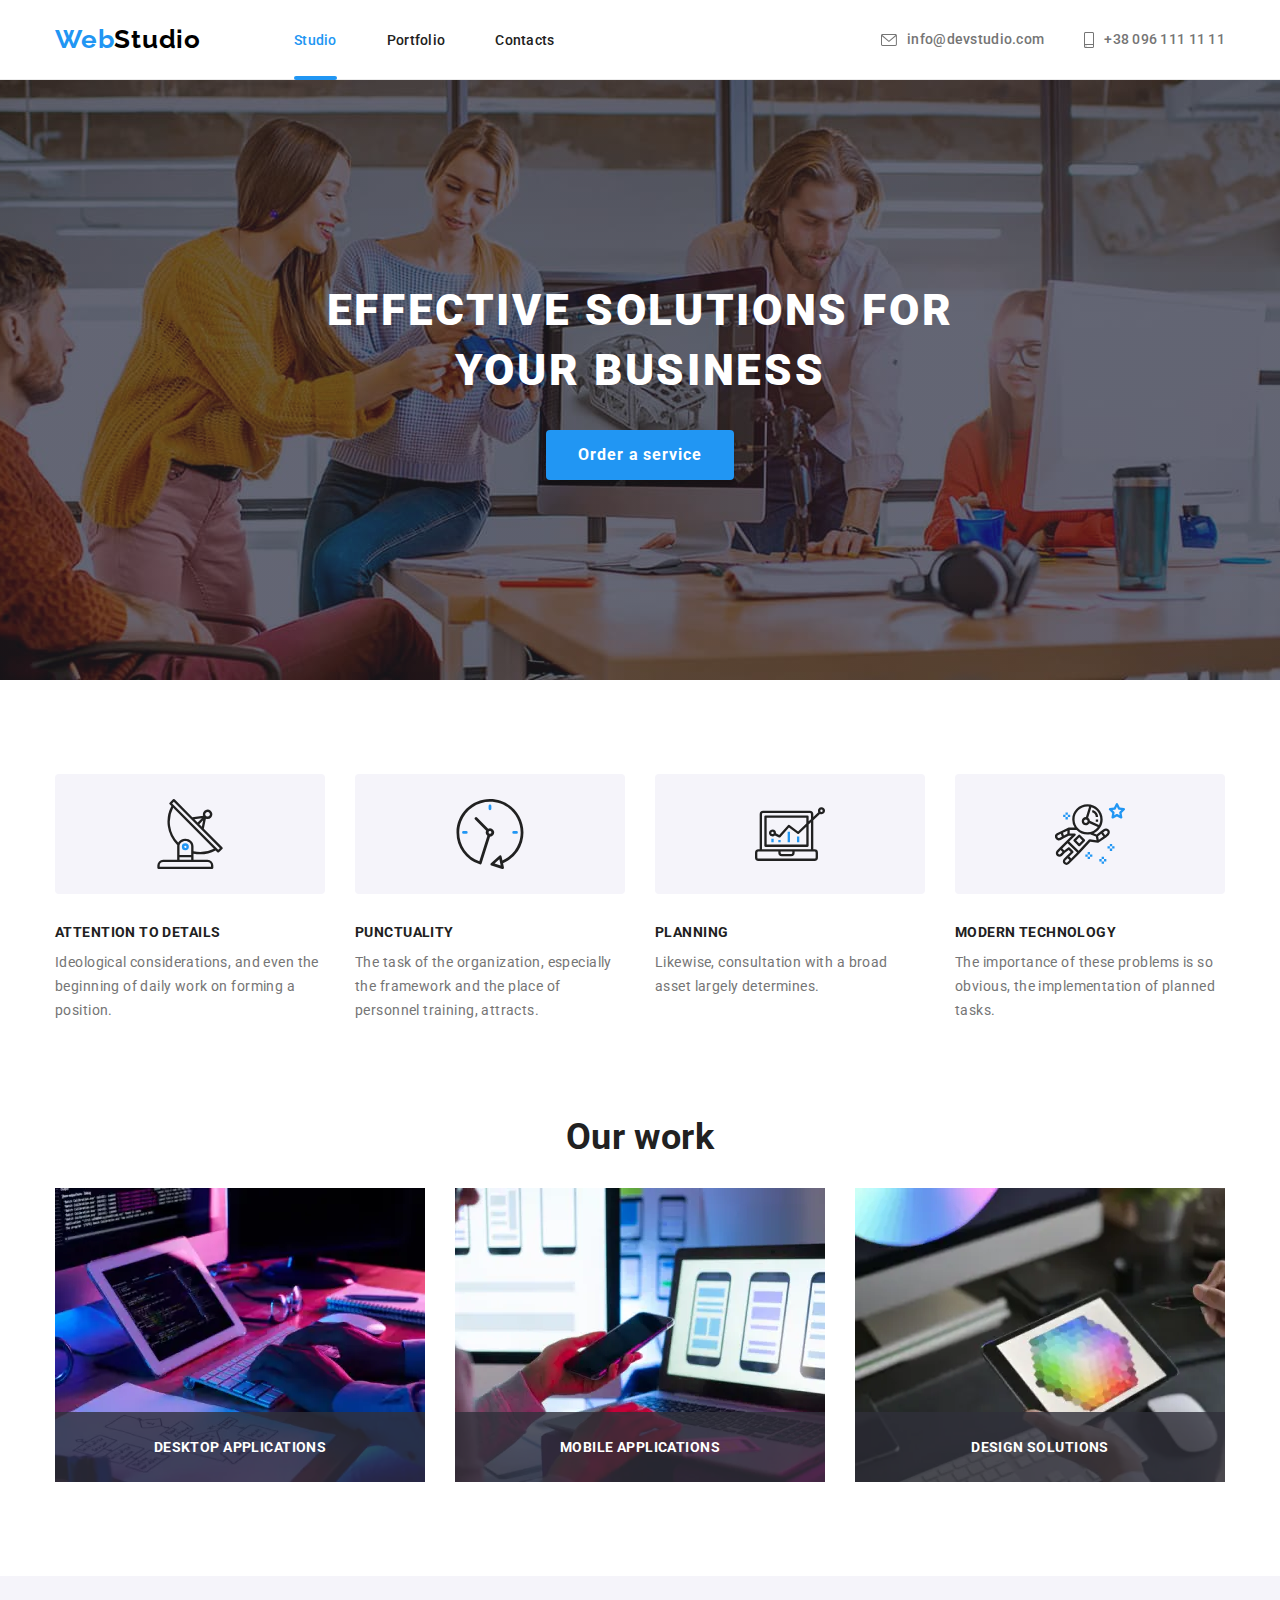
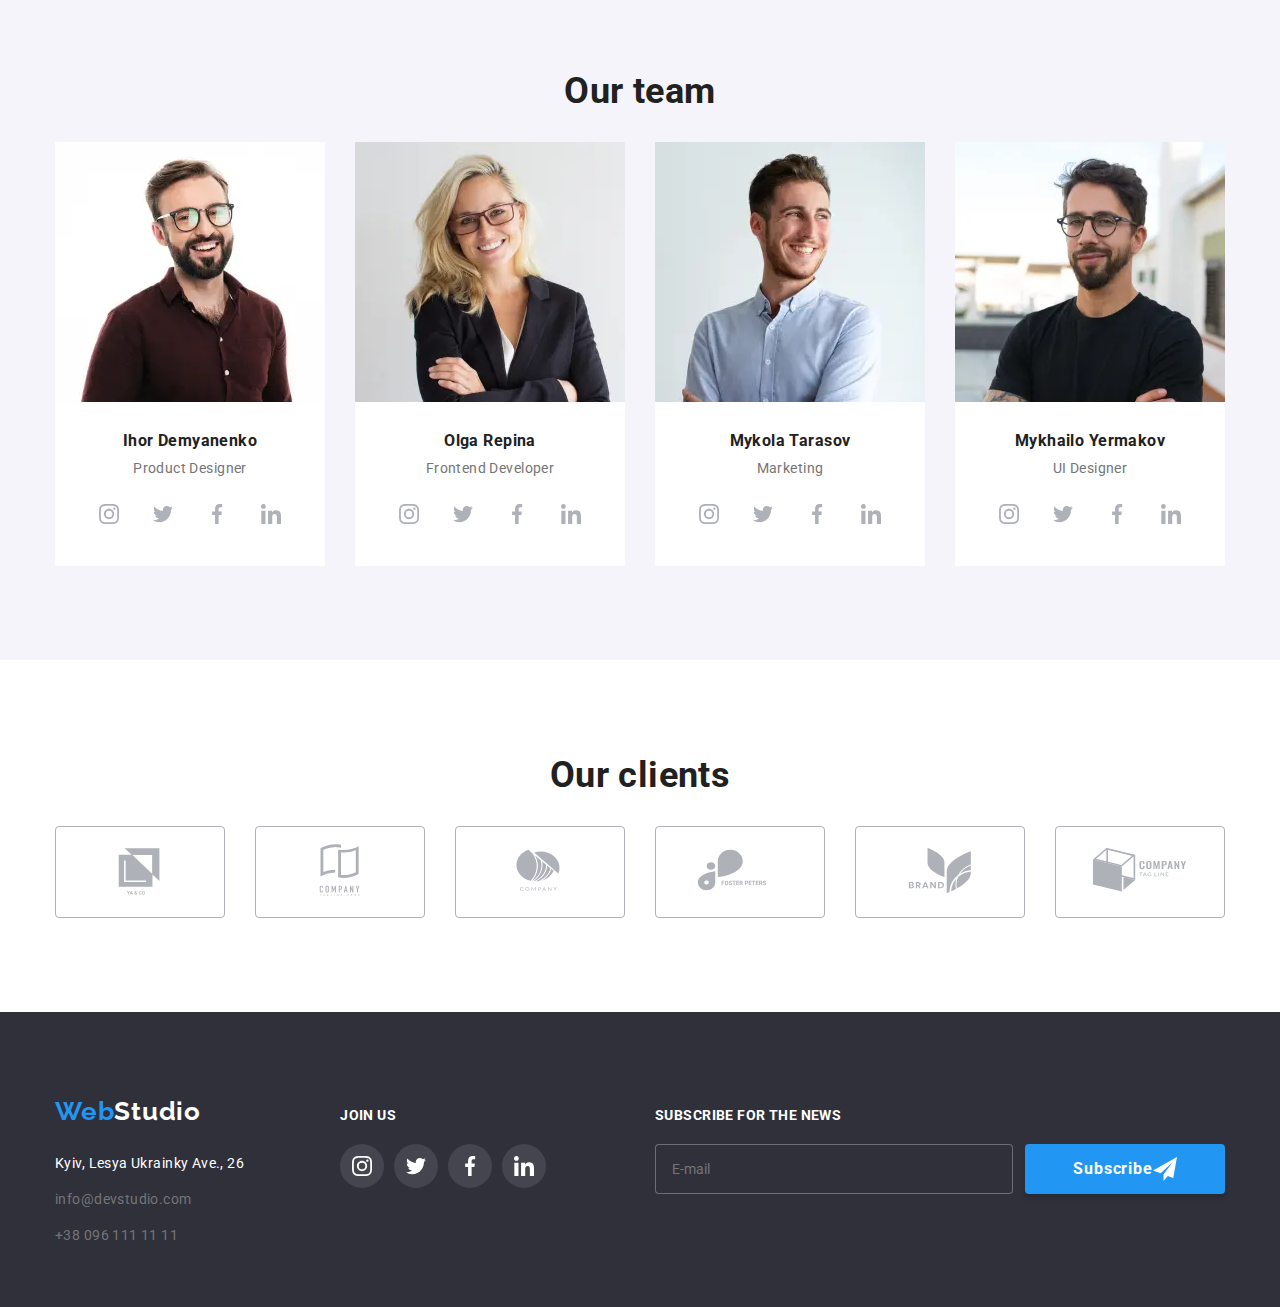
<file: index.html>
<!DOCTYPE html>
<html lang="en">
  <head>
    <meta charset="UTF-8" />
    <meta http-equiv="X-UA-Compatible" content="IE=edge" />
    <meta name="viewport" content="width=device-width, initial-scale=1.0" />
    <title>WebStudio shklyn</title>
    <link rel="preconnect" href="https://fonts.googleapis.com" />
    <link rel="preconnect" href="https://fonts.gstatic.com" crossorigin />
    <link
      href="https://fonts.googleapis.com/css2?family=Raleway:wght@700&family=Roboto:wght@400;500;700;900&display=swap"
      rel="stylesheet"
    />
    <link
      rel="stylesheet"
      href="https://cdnjs.cloudflare.com/ajax/libs/modern-normalize/0.6.0/modern-normalize.min.css"
    />
    <link rel="stylesheet" href="./css/main.min.css" />
  </head>
  <body>
    <!-- HEADER -->
    <header class="header">
      <div class="container header__container">
        <nav class="nav">
          <a href="index.html" lang="en" class="logo logo__wrap">
            Web<span class="logo__header">Studio</span></a
          >
          <button class="nav__burger-menu-button js-open-menu">
            <svg width="40" height="40">
              <use href="./images/icons.svg#icon-burger-menu"></use>
            </svg>
          </button>
          <ul class="nav__list">
            <li class="nav__item">
              <a class="nav__item--current" href="index.html">Studio</a>
            </li>
            <li class="nav__item">
              <a href="./portfolio.html">Portfolio</a>
            </li>
            <li class="nav__item">
              <a href="#">Contacts</a>
            </li>
          </ul>
        </nav>
        <ul class="contact">
          <li>
            <a class="contact__link" href="mailto:info@devstudio.com">
              <svg class="contact__icon" width="16" height="12">
                <use href="./images/icons.svg#icon-envelope"></use>
              </svg>
              info@devstudio.com</a
            >
          </li>
          <li>
            <a class="contact__link" href="tel:+380961111111">
              <svg class="contact__icon" width="10" height="16">
                <use href="./images/icons.svg#icon-smartphone"></use>
              </svg>
              +38 096 111 11 11</a
            >
          </li>
        </ul>
      </div>
    </header>
    <!-- The main content of the page-->
    <main>
      <!-- HERO -->
      <section class="hero">
        <div class="container">
          <h1 class="hero__title">Effective solutions for your business</h1>
          <button data-modal-open class="hero__button" type="button">Order a service</button>
        </div>
      </section>
      <!-- Oportunities -->
      <section class="oportunities section">
        <div class="container">
          <h2 class="section-title visually-hidden">Our oportunities</h2>
          <ul class="oportunities__list">
            <li class="oportunities__item">
              <span class="oportunities__img">
                <svg width="70" height="70">
                  <use href="./images/icons.svg#icon-antenna"></use>
                </svg>
              </span>
              <h3 class="oportunities__title">Attention to details</h3>
              <p class="oportunities__text">
                Ideological considerations, and even the beginning of daily work on forming a position.
              </p>
            </li>
            <li class="oportunities__item">
              <span class="oportunities__img">
                <svg width="70" height="70">
                  <use href="./images/icons.svg#icon-clock"></use>
                </svg>
              </span>
              <h3 class="oportunities__title">Punctuality</h3>
              <p class="oportunities__text">
                The task of the organization, especially the framework and the place of personnel training, attracts.
              </p>
            </li>
            <li class="oportunities__item">
              <span class="oportunities__img">
                <svg width="70" height="70">
                  <use href="./images/icons.svg#icon-diagram"></use>
                </svg>
              </span>
              <h3 class="oportunities__title">Planning</h3>
              <p class="oportunities__text">
                Likewise, consultation with a broad asset largely determines.
              </p>
            </li>
            <li class="oportunities__item">
              <span class="oportunities__img">
                <svg width="70" height="70">
                  <use href="./images/icons.svg#icon-astronaut"></use>
                </svg>
              </span>
              <h3 class="oportunities__title">Modern technology</h3>
              <p class="oportunities__text">
                The importance of these problems is so obvious, the implementation of planned tasks.
              </p>
            </li>
          </ul>
        </div>
      </section>

      <!-- Our work -->
      <section class="our-work our-work__section">
        <div class="container">
          <h2 class="section-title">Our work</h2>
          <ul class="our-work__list">
            <li class="our-work__item">
              <picture>
                <source
                  srcset="
                    ./images/desktop/oport-webp-1.webp   1x,
                    ./images/desktop/oport-webp2x-1.webp 2x
                  "
                  type="image/webp"
                  media="(min-width:
                1200px)"
                />
                <source
                  srcset="
                    ./images/desktop/oport-jpg-1.jpg   1x,
                    ./images/desktop/oport-jpg2x-1.jpg 2x
                  "
                  media="(min-width:
                  1200px)"
                />
                <img
                  loading="lazy"
                  class="picture"
                  src="./images/keyboard.jpg"
                  alt="Man works by monitor"
                />
              </picture>
              <div class="our-work__wrap">
                <p class="our-work__text">Desktop applications</p>
              </div>
            </li>
            <li class="our-work__item">
              <picture>
                <source
                  srcset="
                    ./images/desktop/oport-webp-2.webp   1x,
                    ./images/desktop/oport-webp2x-2.webp 2x
                  "
                  type="image/webp"
                  media="(min-width:
                1200px)"
                />
                <source
                  srcset="
                    ./images/desktop/oport-jpg-2.jpg   1x,
                    ./images/desktop/oport-jpg2x-2.jpg 2x
                  "
                  media="(min-width:
                  1200px)"
                />
                <img
                  loading="lazy"
                  class="picture"
                  src="./images/phone.jpg"
                  alt="Man working by phone"
                />
              </picture>
              <div class="our-work__wrap">
                <p class="our-work__text">Mobile applications</p>
              </div>
            </li>
            <li class="our-work__item">
              <picture>
                <source
                  srcset="
                    ./images/desktop/oport-webp-3.webp   1x,
                    ./images/desktop/oport-webp2x-3.webp 2x
                  "
                  type="image/webp"
                  media="(min-width:
                1200px)"
                />
                <source
                  srcset="
                    ./images/desktop/oport-jpg-3.jpg   1x,
                    ./images/desktop/oport-jpg2x-3.jpg 2x
                  "
                  media="(min-width:
                  1200px)"
                />
                <img
                  loading="lazy"
                  class="picture"
                  src="./images/tablet.jpg"
                  alt="Man working by tablet"
                />
              </picture>
              <div class="our-work__wrap">
                <p class="our-work__text">Design solutions</p>
              </div>
            </li>
          </ul>
        </div>
      </section>

      <!-- Our team -->

      <section class="team section team__section">
        <div class="container">
          <h2 class="section-title">Our team</h2>
          <ul class="team__list">
            <li class="team__item">
              <picture>
                <source
                  srcset="
                    ./images/mobile/mobile-webp-team-1.webp   1x,
                    ./images/mobile/mobile-webp-team2x-1.webp 2x
                  "
                  type="image/webp"
                  media="(max-width: 767px)"
                />
                <source
                  srcset="
                    ./images/tablet/tablet-webp-team-1.webp   1x,
                    ./images/tablet/tablet-webp-team2x-1.webp 2x
                  "
                  type="image/webp"
                  media="(max-width: 1199px)"
                />
                <source
                  srcset="
                    ./images/desktop/desktop-webp-team-1.webp   1x,
                    ./images/desktop/desktop-wepb-team2x-1.webp 2x
                  "
                  type="image/webp"
                  media="(min-width: 1200px)"
                />
                <source
                  srcset="
                    ./images/mobile/mobile-jpg-team-1.jpg   1x,
                    ./images/mobile/mobile-jpg-team2x-1.jpg 2x
                  "
                  media="(max-width: 767px)"
                />
                <source
                  srcset="
                    ./images/tablet/tablet-jpg-team-1.jpg   1x,
                    ./images/tablet/tablet-jpg-team2x-1.jpg 2x
                  "
                  media="(max-width: 1199px)"
                />
                <source
                  srcset="
                    ./images/desktop/desktop-jpg-team-1.jpg   1x,
                    ./images/desktop/desktop-jpg-team2x-1.jpg 2x
                  "
                  media="(min-width: 1200px)"
                />
                <img
                  loading="lazy"
                  class="picture"
                  src="./images/developer1.jpg"
                  alt="A smiling man in a dark shirt and glasses."
                />
              </picture>
              <div class="team__meta">
                <h3 class="team__name">Ihor Demyanenko</h3>
                <p class="team__position">Product Designer</p>
                <ul class="team__icon-list">
                  <li>
                    <a class="team__icon-link" href="#">
                      <svg class="team__icon" width="20" height="20">
                        <use href="./images/icons.svg#icon-instagram"></use>
                      </svg>
                    </a>
                  </li>
                  <li>
                    <a class="team__icon-link" href="#">
                      <svg class="team__icon" width="20" height="20">
                        <use href="./images/icons.svg#icon-twitter"></use>
                      </svg>
                    </a>
                  </li>
                  <li>
                    <a class="team__icon-link" href="#">
                      <svg class="team__icon" width="20" height="20">
                        <use href="./images/icons.svg#icon-facebook"></use>
                      </svg>
                    </a>
                  </li>
                  <li>
                    <a class="team__icon-link" href="#">
                      <svg class="team__icon" width="20" height="20">
                        <use href="./images/icons.svg#icon-linkedin"></use>
                      </svg>
                    </a>
                  </li>
                </ul>
              </div>
            </li>
            <li class="team__item">
              <picture>
                <source
                  srcset="
                    ./images/mobile/mobile-webp-team-2.webp   1x,
                    ./images/mobile/mobile-webp-team2x-2.webp 2x
                  "
                  type="image/webp"
                  media="(max-width: 767px)"
                />
                <source
                  srcset="
                    ./images/tablet/tablet-webp-team-2.webp   1x,
                    ./images/tablet/tablet-webp-team2x-2.webp 2x
                  "
                  type="image/webp"
                  media="(max-width: 1199px)"
                />
                <source
                  srcset="
                    ./images/desktop/desktop-webp-team-2.webp   1x,
                    ./images/desktop/desktop-webp-team2x-2.webp 2x
                  "
                  type="image/webp"
                  media="(min-width: 1200px)"
                />
                <source
                  srcset="
                    ./images/mobile/mobile-jpg-team-2.jpg   1x,
                    ./images/mobile/mobile-jpg-team2x-2.jpg 2x
                  "
                  media="(max-width: 767px)"
                />
                <source
                  srcset="
                    ./images/tablet/tablet-jpg-team-2.jpg   1x,
                    ./images/tablet/tablet-jpg-team2x-2.jpg 2x
                  "
                  media="(max-width: 1199px)"
                />
                <source
                  srcset="
                    ./images/desktop/desktop-jpg-team-2.jpg   1x,
                    ./images/desktop/desktop-jpg-team2x-2.jpg 2x
                  "
                  media="(min-width: 1200px)"
                />
                <img
                  loading="lazy"
                  class="picture"
                  src="./images/developer2.jpg"
                  alt="A girl smiles."
                />
              </picture>
              <div class="team__meta">
                <h3 class="team__name">Olga Repina</h3>
                <p class="team__position">Frontend Developer</p>
                <ul class="team__icon-list">
                  <li>
                    <a class="team__icon-link" href="#">
                      <svg class="team__icon" width="20" height="20">
                        <use href="./images/icons.svg#icon-instagram"></use>
                      </svg>
                    </a>
                  </li>
                  <li>
                    <a class="team__icon-link" href="#">
                      <svg class="team__icon" width="20" height="20">
                        <use href="./images/icons.svg#icon-twitter"></use>
                      </svg>
                    </a>
                  </li>
                  <li>
                    <a class="team__icon-link" href="#">
                      <svg class="team__icon" width="20" height="20">
                        <use href="./images/icons.svg#icon-facebook"></use>
                      </svg>
                    </a>
                  </li>
                  <li>
                    <a class="team__icon-link" href="#">
                      <svg class="team__icon" width="20" height="20">
                        <use href="./images/icons.svg#icon-linkedin"></use>
                      </svg>
                    </a>
                  </li>
                </ul>
              </div>
            </li>
            <li class="team__item">
              <picture>
                <source
                  srcset="
                    ./images/mobile/mobile-webp-team-3.webp   1x,
                    ./images/mobile/mobile-webp-team2x-3.webp 2x
                  "
                  type="image/webp"
                  media="(max-width: 767px)"
                />
                <source
                  srcset="
                    ./images/tablet/tablet-webp-team-3.webp   1x,
                    ./images/tablet/tablet-webp-team2x-3.webp 2x
                  "
                  type="image/webp"
                  media="(max-width: 1199px)"
                />
                <source
                  srcset="
                    ./images/desktop/desktop-webp-team-3.webp   1x,
                    ./images/desktop/desktop-webp-team2x-3.webp 2x
                  "
                  type="image/webp"
                  media="(min-width: 1200px)"
                />
                <source
                  srcset="
                    ./images/mobile/mobile-jpg-team-3.jpg   1x,
                    ./images/mobile/mobile-jpg-team2x-3.jpg 2x
                  "
                  media="(max-width: 767px)"
                />
                <source
                  srcset="
                    ./images/tablet/tablet-jpg-team-3.jpg   1x,
                    ./images/tablet/tablet-jpg-team2x-3.jpg 2x
                  "
                  media="(max-width: 1199px)"
                />
                <source
                  srcset="
                    ./images/desktop/desktop-jpg-team-3.jpg   1x,
                    ./images/desktop/desktop-jpg-team2x-3.jpg 2x
                  "
                  media="(min-width: 1200px)"
                />
                <img
                  loading="lazy"
                  class="picture"
                  src="./images/developer3.jpg"
                  alt="A boy smiles."
                />
              </picture>
              <div class="team__meta">
                <h3 class="team__name">Mykola Tarasov</h3>
                <p class="team__position">Marketing</p>
                <ul class="team__icon-list">
                  <li>
                    <a class="team__icon-link" href="#">
                      <svg class="team__icon" width="20" height="20">
                        <use href="./images/icons.svg#icon-instagram"></use>
                      </svg>
                    </a>
                  </li>
                  <li>
                    <a class="team__icon-link" href="#">
                      <svg class="team__icon" width="20" height="20">
                        <use href="./images/icons.svg#icon-twitter"></use>
                      </svg>
                    </a>
                  </li>
                  <li>
                    <a class="team__icon-link" href="#">
                      <svg class="team__icon" width="20" height="20">
                        <use href="./images/icons.svg#icon-facebook"></use>
                      </svg>
                    </a>
                  </li>
                  <li>
                    <a class="team__icon-link" href="#">
                      <svg class="team__icon" width="20" height="20">
                        <use href="./images/icons.svg#icon-linkedin"></use>
                      </svg>
                    </a>
                  </li>
                </ul>
              </div>
            </li>
            <li class="team__item">
              <picture>
                <source
                  srcset="
                    ./images/mobile/mobile-webp-team-4.webp   1x,
                    ./images/mobile/mobile-webp-team2x-4.webp 2x
                  "
                  type="image/webp"
                  media="(max-width: 767px)"
                />
                <source
                  srcset="
                    ./images/tablet/tablet-webp-team-4.webp   1x,
                    ./images/tablet/tablet-webp-team2x-4.webp 2x
                  "
                  type="image/webp"
                  media="(max-width: 1199px)"
                />
                <source
                  srcset="
                    ./images/desktop/desktop-webp-team-4.webp   1x,
                    ./images/desktop/desktop-webp-team2x-4.webp 2x
                  "
                  type="image/webp"
                  media="(min-width: 1200px)"
                />
                <source
                  srcset="
                    ./images/mobile/mobile-jpg-team-4.jpg   1x,
                    ./images/mobile/mobile-jpg-team2x-4.jpg 2x
                  "
                  media="(max-width: 767px)"
                />
                <source
                  srcset="
                    ./images/tablet/tablet-jpg-team-4.jpg   1x,
                    ./images/tablet/tablet-jpg-team2x-4.jpg 2x
                  "
                  media="(max-width: 1199px)"
                />
                <source
                  srcset="
                    ./images/desktop/desktop-jpg-team-4.jpg   1x,
                    ./images/desktop/desktop-jpg-team2x-4.jpg 2x
                  "
                  media="(min-width: 1200px)"
                />
                <img
                  loading="lazy"
                  class="picture"
                  src="./images/developer4.jpg"
                  alt="Smiling man"
                />
              </picture>
              <div class="team__meta">
                <h3 class="team__name">Mykhailo Yermakov</h3>
                <p class="team__position">UI Designer</p>
                <ul class="team__icon-list">
                  <li>
                    <a class="team__icon-link" href="#">
                      <svg class="team__icon" width="20" height="20">
                        <use href="./images/icons.svg#icon-instagram"></use>
                      </svg>
                    </a>
                  </li>
                  <li>
                    <a class="team__icon-link" href="#">
                      <svg class="team__icon" width="20" height="20">
                        <use href="./images/icons.svg#icon-twitter"></use>
                      </svg>
                    </a>
                  </li>
                  <li>
                    <a class="team__icon-link" href="#">
                      <svg class="team__icon" width="20" height="20">
                        <use href="./images/icons.svg#icon-facebook"></use>
                      </svg>
                    </a>
                  </li>
                  <li>
                    <a class="team__icon-link" href="#">
                      <svg class="team__icon" width="20" height="20">
                        <use href="./images/icons.svg#icon-linkedin"></use>
                      </svg>
                    </a>
                  </li>
                </ul>
              </div>
            </li>
          </ul>
        </div>
      </section>


      <!-- Our clients -->

      <section class="clients section">
        <div class="container">
          <h2 class="section-title">Our clients</h2>
          <ul class="clients__list">
            <li class="clients__item">
              <a class="clients__link" href="#">
                <span>
                  <svg class="clients__icon" width="106" height="60">
                    <use href="./images/icons.svg#icon-logo"></use>
                  </svg>
                </span>
              </a>
            </li>
            <li class="clients__item">
              <a class="clients__link" href="#">
                <span>
                  <svg class="clients__icon" width="106" height="60">
                    <use href="./images/icons.svg#icon-logo-2"></use>
                  </svg>
                </span>
              </a>
            </li>
            <li class="clients__item">
              <a class="clients__link" href="#">
                <span>
                  <svg class="clients__icon" width="106" height="60">
                    <use href="./images/icons.svg#icon-logo-3"></use>
                  </svg>
                </span>
              </a>
            </li>
            <li class="clients__item">
              <a class="clients__link" href="#">
                <span>
                  <svg class="clients__icon" width="106" height="60">
                    <use href="./images/icons.svg#icon-logo-4"></use>
                  </svg>
                </span>
              </a>
            </li>
            <li class="clients__item">
              <a class="clients__link" href="#">
                <span>
                  <svg class="clients__icon" width="106" height="60">
                    <use href="./images/icons.svg#icon-logo-5"></use>
                  </svg>
                </span>
              </a>
            </li>
            <li class="clients__item">
              <a class="clients__link" href="#">
                <span>
                  <svg class="clients__icon" width="106" height="60">
                    <use href="./images/icons.svg#icon-logo-6"></use>
                  </svg>
                </span>
              </a>
            </li>
          </ul>
        </div>
      </section>
    </main>

    <!-- Footer -->

    <footer class="footer footer__section">
      <div class="container footer__container">
        <div class="footer__wrap--join">
          <div class="footer__wrap">
            <a href="index.html" lang="en" class="logo"
              >Web<span class="footer__logo">Studio</span></a
            >
            <address>
              <ul class="footer-contact">
                <li class="footer-contact__item">
                  <a
                    class="footer-contact__adress"
                    href="https://www.google.com.ua/maps/search/%D0%BC.+%D0%9A%D0%B8%D1%97%D0%B2,+%D0%BF%D1%80-%D1%82+%D0%9B%D0%B5%D1%81%D1%96+%D0%A3%D0%BA%D1%80%D0%B0%D1%97%D0%BD%D0%BA%D0%B8,+26/@50.4265807,30.5361971,17z?hl"
                    target="_blank"
                    rel="noopener noreferrer nofollow"
                    >Kyiv, Lesya Ukrainky Ave., 26</a
                  >
                </li>
                <li class="footer-contact__item">
                  <a href="mailto:mailto:info@devstudio.com">info@devstudio.com</a>
                </li>
                <li class="footer-contact__item">
                  <a href="tel:+380961111111">+38 096 111 11 11</a>
                </li>
              </ul>
            </address>
          </div>
          <div class="footer-join footer-join__section">
            <p class="footer-join__text">Join us</p>
            <ul class="footer-join__list">
              <li>
                <a class="footer-join__icon-wrap" href="#">
                  <svg class="footer-join__icon" width="20" height="20">
                    <use href="./images/icons.svg#icon-instagram"></use>
                  </svg>
                </a>
              </li>
              <li>
                <a class="footer-join__icon-wrap" href="#">
                  <svg class="footer-join__icon" width="20" height="20">
                    <use href="./images/icons.svg#icon-twitter"></use>
                  </svg>
                </a>
              </li>
              <li>
                <a class="footer-join__icon-wrap" href="#">
                  <svg class="footer-join__icon" width="20" height="20">
                    <use href="./images/icons.svg#icon-facebook"></use>
                  </svg>
                </a>
              </li>
              <li>
                <a class="footer-join__icon-wrap" href="#">
                  <svg class="footer-join__icon" width="20" height="20">
                    <use href="./images/icons.svg#icon-linkedin"></use>
                  </svg>
                </a>
              </li>
            </ul>
          </div>
        </div>
        <form class="footer-form__section">
          <p class="footer-form__text">Subscribe for the news</p>
          <div class="footer-form__email-section">
            <input
              type="email"
              name="email"
              id="email"
              class="footer-form__email"
              placeholder="E-mail"
            />
            <button class="footer-form__button" type="submit">
              Subscribe
              <svg class="footer-join__icon" width="24" height="24">
                <use href="./images/icons.svg#icon-send"></use>
              </svg>
            </button>
          </div>
        </form>
      </div>
    </footer>


    <!-- Modal -->

    <div data-modal class="backdrop is-hidden">
      <div class="modal">
        <button data-modal-close type="button" class="modal__button-close">
          <svg class="modal__icon-close" width="18" height="18">
            <use href="./images/icons.svg#icon-close"></use>
          </svg>
        </button>
        <h2 class="modal-form__title">Leave your contacts, we will call you back</h2>
        <form name="contact-form" class="modal-form modal-form__contact">
          <div class="modal-form__contact-wrap">
            <label class="modal-form__label" for="person-name">Name
              <span class="modal-form__input-wrap">
                <input class="modal-form__input" id="person-name" type="text" name="person-name" />
                <svg class="modal-form__icon" width="18" height="18">
                  <use href="./images/icons.svg#icon-person"></use>
                </svg>
              </span>
            </label>
            <label class="modal-form__label" for="person-phone">Phone number
              <span class="modal-form__input-wrap">
                <input class="modal-form__input" id="person-phone" type="tel" name="person-phone" />
                <svg class="modal-form__icon" width="18" height="18">
                  <use href="./images/icons.svg#icon-phone"></use>
                </svg>
              </span>
            </label>
            
            <label class="modal-form__label" for="person-mail">Email
              <span class="modal-form__input-wrap">
                <input class="modal-form__input" id="person-mail" type="email" name="person-mail" />
                <svg class="modal-form__icon" width="18" height="18">
                  <use href="./images/icons.svg#icon-email"></use>
                </svg>
              </span>
            </label>
            <label class="modal-form__label" for="person-comment">Comment</label>
            <textarea placeholder="Enter text..." class="modal-form__textarea" id="person-comment" name="person-comment"></textarea>
          </div>
          <div class="modal-form__terms-wrap">
            <label class="modal-form__terms-label" for="terms-checkbox">
              <span class="checkbox">
                <input
                  class="checkbox__input visually-hidden"
                  id="terms-checkbox"
                  type="checkbox"
                  name="terms-checkbox"
                />
                <svg class="checkbox__icon1" width="16" height="15">
                  <use href="./images/icons.svg#icon-check1"></use>
                </svg>
                <svg class="checkbox__icon2" width="16" height="15">
                  <use href="./images/icons.svg#icon-check2"></use>
                </svg>
                <svg width="16" height="15">
                  <use href="./images/icons.svg#icon-check3"></use>
                </svg>
              </span>
              I accept the
            </label>
            <a class="modal-form__terms-link" href="#">terms of services.</a>
          </div>
          <button class="modal__button" type="submit">Submit</button>
        </form>
      </div>
    </div>


    <!-- Mobile-menu -->

    <div class="mobile-menu__container js-menu-container">
      <button class="mobile-menu__close-button js-close-menu" type="button">
        <svg width="40" height="40" aria-label="Mobile menu switch">
          <use href="./images/icons.svg#icon-menu-close"></use>
        </svg>
      </button>
      <div class="mobile-menu__wrap">
        <ul class="mobile-menu">
          <li class="mobile-menu__item mobile-menu__item--current">
            <a href="./index.html" class="mobile-menu__link mobile-menu__link--current">Studio</a>
          </li>
          <li class="mobile-menu__item">
            <a href="./portfolio.html" class="mobile-menu__link">Portfolio</a>
          </li>
          <li class="mobile-menu__item">
            <a href="#" class="mobile-menu__link">Contacts</a>
          </li>
        </ul>
      </div>
      <div class="mobile-menu__contacts-wrap">
        <div class="mobile-menu__contacts">
          <ul class="mobile-menu__contacts-list">
            <li>
              <a class="mobile-menu__contacts-item" href="tel:+380961111111">
                <svg class="mobile-menu__contacts-icon" width="30" height="30">
                  <use href="./images/icons.svg#icon-smartphone"></use>
                </svg>
                +38 096 111 11 11</a
              >
            </li>
            <li>
              <a class="mobile-menu__contacts-item" href="mailto:info@devstudio.com" lang="en">
                <svg class="mobile-menu__contacts-icon" width="30" height="30">
                  <use href="./images/icons.svg#icon-envelope"></use>
                </svg>
                info@devstudio.com</a
              >
            </li>
          </ul>
        </div>
        <ul class="mobile-menu__social">
          <li class="mobile-menu__social-item">
            <a href="#" class="mobile-menu__social-link">Instagram</a
            ><span class="mobile-menu__social-line"></span>
          </li>
          <li class="mobile-menu__social-item">
            <a href="#" class="mobile-menu__social-link">Twitter</a
            ><span class="mobile-menu__social-line"></span>
          </li>
          <li class="mobile-menu__social-item">
            <a href="#" class="mobile-menu__social-link">Facebook</a
            ><span class="mobile-menu__social-line"></span>
          </li>
          <li class="mobile-menu__social-item">
            <a href="#" class="mobile-menu__social-link">LinkedIn</a>
          </li>
        </ul>
      </div>
    </div>
    <script src="./js/modal.js"></script>
    <script defer src="js/mobile-menu.js"></script>
  </body>
</html>
</file>
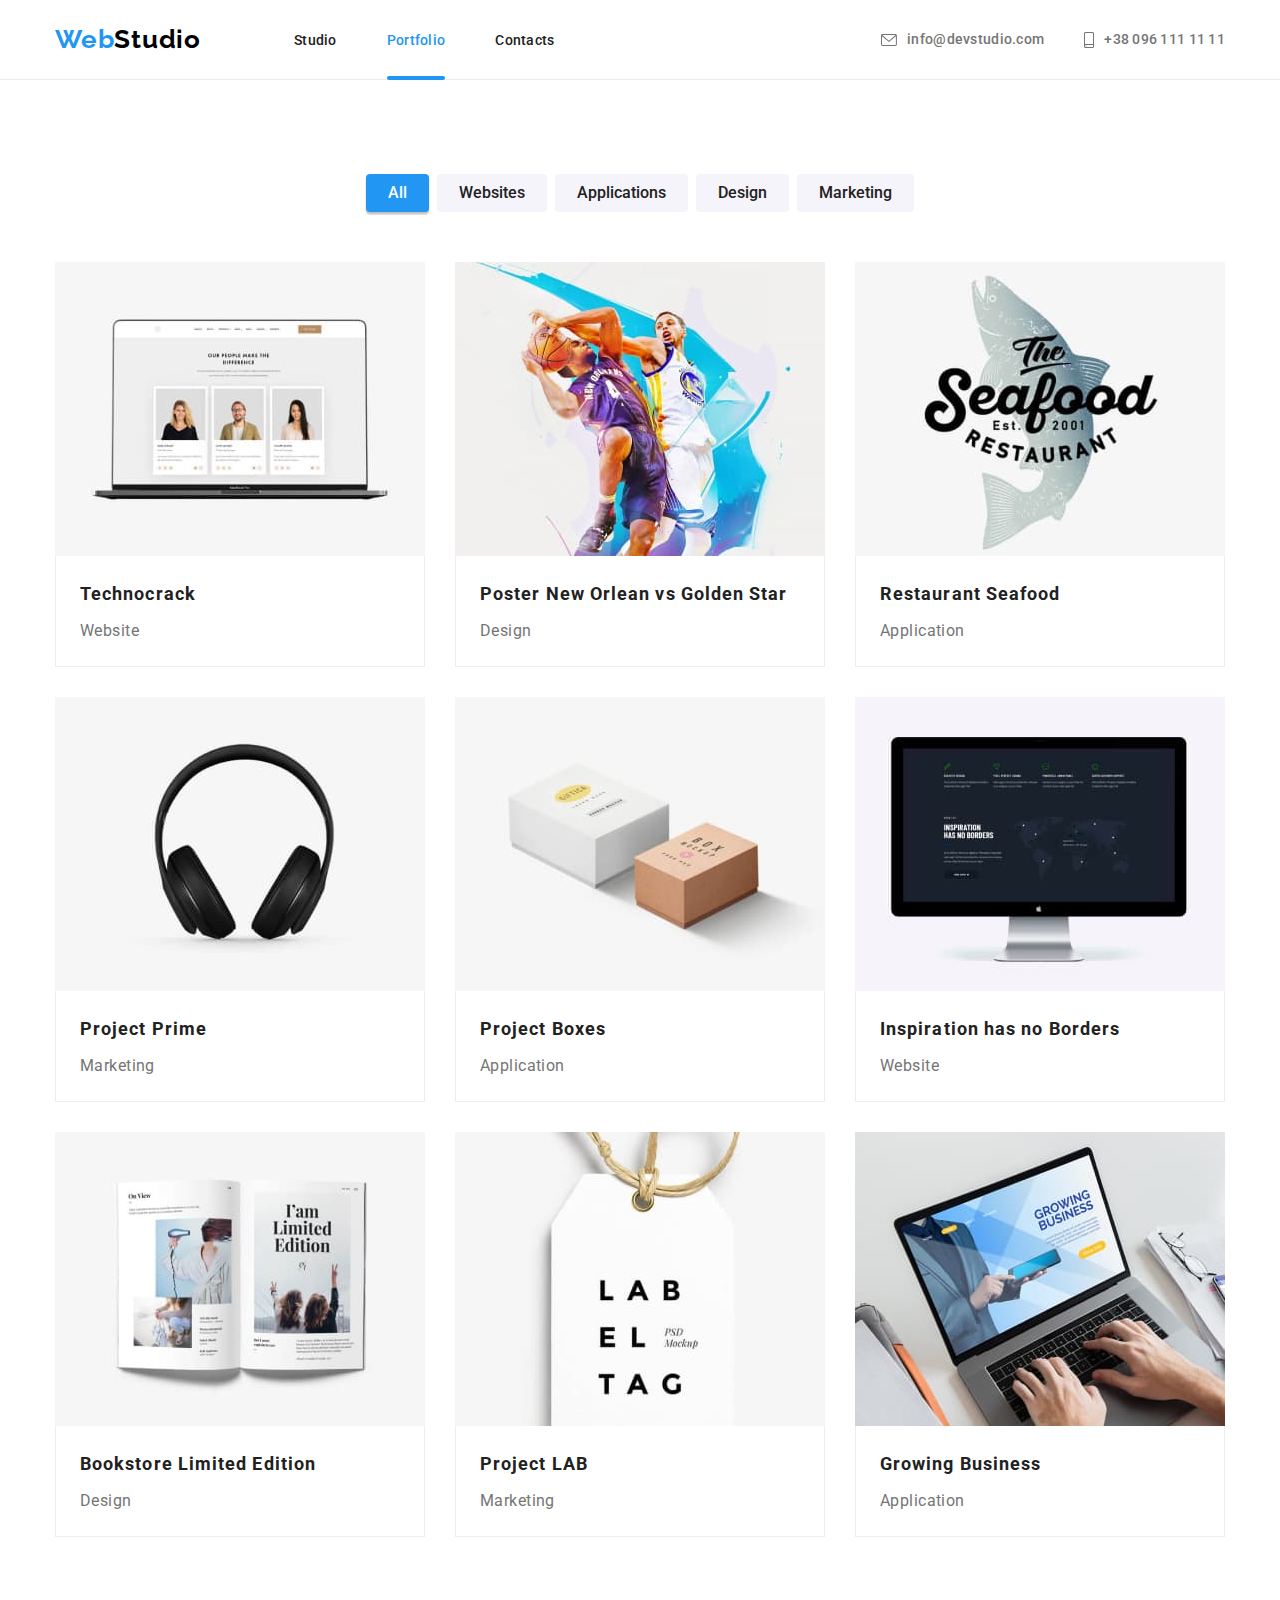
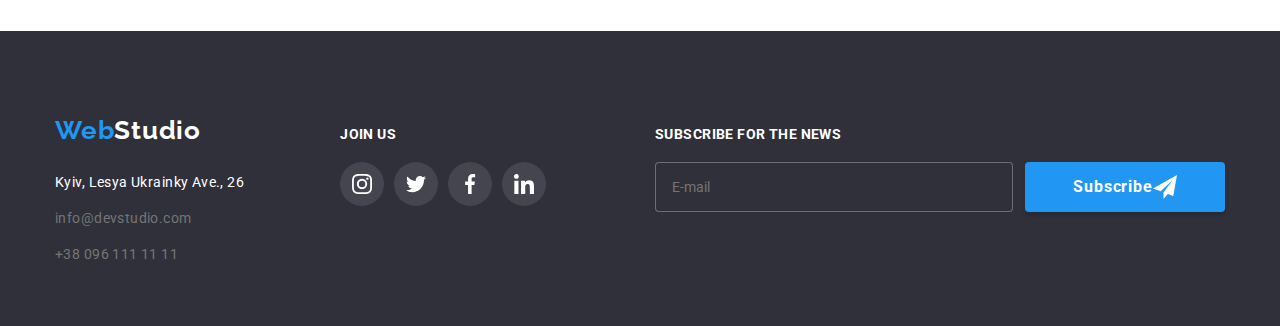
<file: portfolio.html>
<!DOCTYPE html>
<html lang="uk">
  <head>
    <meta charset="UTF-8" />
    <meta http-equiv="X-UA-Compatible" content="IE=edge" />
    <meta name="viewport" content="width=device-width, initial-scale=1.0" />
    <title>WebStudio Portfolio shklyn</title>
    <link rel="preconnect" href="https://fonts.googleapis.com" />
    <link rel="preconnect" href="https://fonts.gstatic.com" crossorigin />
    <link
      href="https://fonts.googleapis.com/css2?family=Raleway:wght@700&family=Roboto:wght@400;500;700;900&display=swap"
      rel="stylesheet"
    />
    <link
      rel="stylesheet"
      href="https://cdnjs.cloudflare.com/ajax/libs/modern-normalize/0.6.0/modern-normalize.min.css"
    />
    <link rel="stylesheet" href="./css/main.min.css" />
  </head>
  <body>
    <!-- Header -->
    <header class="header">
      <div class="container header__container">
        <nav class="nav">
          <a href="index.html" lang="en" class="logo logo__wrap">
            Web<span class="logo__header">Studio</span></a
          >
          <button class="nav__burger-menu-button js-open-menu">
            <svg width="40" height="40">
              <use href="./images/icons.svg#icon-burger-menu"></use>
            </svg>
          </button>
          <ul class="nav__list">
            <li class="nav__item">
              <a href="index.html">Studio</a>
            </li>
            <li class="nav__item">
              <a class="nav__item--current" href="./portfolio.html">Portfolio</a>
            </li>
            <li class="nav__item">
              <a href="#">Contacts</a>
            </li>
          </ul>
        </nav>
        <ul class="contact">
          <li>
            <a class="contact__link" href="mailto:info@devstudio.com">
              <svg class="contact__icon" width="16" height="12">
                <use href="./images/icons.svg#icon-envelope"></use>
              </svg>
              info@devstudio.com</a
            >
          </li>
          <li>
            <a class="contact__link" href="tel:+380961111111">
              <svg class="contact__icon" width="10" height="16">
                <use href="./images/icons.svg#icon-smartphone"></use>
              </svg>
              +38 096 111 11 11</a
            >
          </li>
        </ul>
      </div>
    </header>

    <!-- The main content of the page -->

    <main>
      <section class="section">
        <div class="container">
          <h1 class="portfolio__title visually-hidden">Portfolio</h1>
          <ul class="portfolio__button-list">
            <li>
              <button class="portfolio__button portfolio__button--current" type="button">
              All
              </button>
            </li>
            <li><button class="portfolio__button" type="button">Websites</button></li>
            <li><button class="portfolio__button" type="button">Applications</button></li>
            <li><button class="portfolio__button" type="button">Design</button></li>
            <li><button class="portfolio__button" type="button">Marketing</button></li>
          </ul>
          <ul class="card__list">
            <li class="card">
              <a class="card__link" href="#">
                <div class="card__description">
                  <img src="./images/prtf1.jpg" alt="An example of a website" />
                  <div class="card__text-wrap">
                    <p class="card__text">
                      The resource offers complex offers with different levels of functionality and services. All this will allow the visitor to get comprehensive information about the company or private person
                    </p>
                  </div>
                </div>
                <div class="card__meta">
                  <h2 class="card__name">Technocrack</h2>
                  <p class="card__type">Website</p>
                </div>
              </a>
            </li>

            <li class="card">
              <a class="card__link" href="#">
                <div class="card__description">
                  <img src="./images/prtf2.jpg" alt="An example of a website" width="370" />
                  <div class="card__text-wrap">
                    <p class="card__text">
                      The resource offers complex offers with different levels of functionality and services. All this will allow the
                      visitor to get comprehensive information about the company or private person
                    </p>
                  </div>
                </div>
                <div class="card__meta">
                  <h2 class="card__name">Poster New Orlean vs Golden Star</h2>
                  <p class="card__type">Design</p>
                </div>
              </a>
            </li>

            <li class="card">
              <a class="card__link" href="#">
                <div class="card__description">
                  <img src="./images/prtf3.jpg" alt="An example of a website" width="370" />
                  <div class="card__text-wrap">
                    <p class="card__text">
                      The resource offers complex offers with different levels of functionality and services. All this will allow the
                      visitor to get comprehensive information about the company or private person
                    </p>
                  </div>
                </div>
                <div class="card__meta">
                  <h2 class="card__name">Restaurant Seafood</h2>
                  <p class="card__type">Application</p>
                </div>
              </a>
            </li>

            <li class="card">
              <a class="card__link" href="#">
                <div class="card__description">
                  <img src="./images/prtf4.jpg" alt="Headphones" width="370" />
                  <div class="card__text-wrap">
                    <p class="card__text">
                      The resource offers complex offers with different levels of functionality and services. All this will allow the
                      visitor to get comprehensive information about the company or private person
                    </p>
                  </div>
                </div>
                <div class="card__meta">
                  <h2 class="card__name">Project Prime</h2>
                  <p class="card__type">Marketing</p>
                </div>
              </a>
            </li>

            <li class="card">
              <a class="card__link" href="#">
                <div class="card__description">
                  <img src="./images/prtf5.jpg" alt="Boxes" width="370" />
                  <div class="card__text-wrap">
                    <p class="card__text">
                      The resource offers complex offers with different levels of functionality and services. All this will allow the
                      visitor to get comprehensive information about the company or private person
                    </p>
                  </div>
                </div>
                <div class="card__meta">
                  <h2 class="card__name">Project Boxes</h2>
                  <p class="card__type">Application</p>
                </div>
              </a>
            </li>

            <li class="card">
              <a class="card__link" href="#">
                <div class="card__description">
                  <img src="./images/prtf6.jpg" alt="Monitor" width="370" />
                  <div class="card__text-wrap">
                    <p class="card__text">
                      The resource offers complex offers with different levels of functionality and services. All this will allow the
                      visitor to get comprehensive information about the company or private person
                    </p>
                  </div>
                </div>
                <div class="card__meta">
                  <h2 class="card__name">Inspiration has no Borders</h2>
                  <p class="card__type">Website</p>
                </div>
              </a>
            </li>

            <li class="card">
              <a class="card__link" href="#">
                <div class="card__description">
                  <img src="./images/prtf7.jpg" alt="Book" width="370" />
                  <div class="card__text-wrap">
                    <p class="card__text">
                      The resource offers complex offers with different levels of functionality and services. All this will allow the
                      visitor to get comprehensive information about the company or private person
                    </p>
                  </div>
                </div>
                <div class="card__meta">
                  <h2 class="card__name">Bookstore Limited Edition</h2>
                  <p class="card__type">Design</p>
                </div>
              </a>
            </li>

            <li class="card">
              <a class="card__link" href="#">
                <div class="card__description">
                  <img src="./images/prtf8.jpg" alt="Tag" width="370" />
                  <div class="card__text-wrap">
                    <p class="card__text">
                      The resource offers complex offers with different levels of functionality and services. All this will allow the
                      visitor to get comprehensive information about the company or private person
                    </p>
                  </div>
                </div>
                <div class="card__meta">
                  <h2 class="card__name">Project LAB</h2>
                  <p class="card__type">Marketing</p>
                </div>
              </a>
            </li>

            <li class="card">
              <a class="card__link" href="#">
                <div class="card__description">
                  <img src="./images/prtf9.jpg" alt="Notebook" width="370" />
                  <div class="card__text-wrap">
                    <p class="card__text">
                      The resource offers complex offers with different levels of functionality and services. All this will allow the
                      visitor to get comprehensive information about the company or private person
                    </p>
                  </div>
                </div>
                <div class="card__meta">
                  <h2 class="card__name">Growing Business</h2>
                  <p class="card__type">Application</p>
                </div>
              </a>
            </li>
          </ul>
        </div>
      </section>
    </main>

    <!-- Footer -->

    <footer class="footer footer__section">
      <div class="container footer__container">
        <div class="footer__wrap--join">
          <div class="footer__wrap">
            <a href="index.html" lang="en" class="logo"
              >Web<span class="footer__logo">Studio</span></a
            >
            <address>
              <ul class="footer-contact">
                <li class="footer-contact__item">
                  <a
                    class="footer-contact__adress"
                    href="https://www.google.com.ua/maps/search/%D0%BC.+%D0%9A%D0%B8%D1%97%D0%B2,+%D0%BF%D1%80-%D1%82+%D0%9B%D0%B5%D1%81%D1%96+%D0%A3%D0%BA%D1%80%D0%B0%D1%97%D0%BD%D0%BA%D0%B8,+26/@50.4265807,30.5361971,17z?hl"
                    target="_blank"
                    rel="noopener noreferrer nofollow"
                    >Kyiv, Lesya Ukrainky Ave., 26</a
                  >
                </li>
                <li class="footer-contact__item">
                  <a href="mailto:mailto:info@devstudio.com">info@devstudio.com</a>
                </li>
                <li class="footer-contact__item">
                  <a href="tel:+380961111111">+38 096 111 11 11</a>
                </li>
              </ul>
            </address>
          </div>
          <div class="footer-join footer-join__section">
            <p class="footer-join__text">Join us</p>
            <ul class="footer-join__list">
              <li>
                <a class="footer-join__icon-wrap" href="#">
                  <svg class="footer-join__icon" width="20" height="20">
                    <use href="./images/icons.svg#icon-instagram"></use>
                  </svg>
                </a>
              </li>
              <li>
                <a class="footer-join__icon-wrap" href="#">
                  <svg class="footer-join__icon" width="20" height="20">
                    <use href="./images/icons.svg#icon-twitter"></use>
                  </svg>
                </a>
              </li>
              <li>
                <a class="footer-join__icon-wrap" href="#">
                  <svg class="footer-join__icon" width="20" height="20">
                    <use href="./images/icons.svg#icon-facebook"></use>
                  </svg>
                </a>
              </li>
              <li>
                <a class="footer-join__icon-wrap" href="#">
                  <svg class="footer-join__icon" width="20" height="20">
                    <use href="./images/icons.svg#icon-linkedin"></use>
                  </svg>
                </a>
              </li>
            </ul>
          </div>
        </div>
        <form class="footer-form__section">
          <p class="footer-form__text">Subscribe for the news</p>
          <div class="footer-form__email-section">
            <input
              type="email"
              name="email"
              id="email"
              class="footer-form__email"
              placeholder="E-mail"
            />
            <button class="footer-form__button" type="submit">
              Subscribe
              <svg class="footer-join__icon" width="24" height="24">
                <use href="./images/icons.svg#icon-send"></use>
              </svg>
            </button>
          </div>
        </form>
      </div>
    </footer>
    <div class="mobile-menu__container js-menu-container">
      <button class="mobile-menu__close-button js-close-menu" type="button">
        <svg width="40" height="40" aria-label="Перемикач мобільного меню">
          <use href="./images/icons.svg#icon-menu-close"></use>
        </svg>
      </button>


      <!-- Mobile-menu -->


      <div class="mobile-menu__wrap">
        <ul class="mobile-menu">
          <li class="mobile-menu__item">
            <a href="./index.html" class="mobile-menu__link">Studio</a>
          </li>
          <li class="mobile-menu__item mobile-menu__item--current">
            <a href="./portfolio.html" class="mobile-menu__link mobile-menu__link--current"
              >Portfolio</a
            >
          </li>
          <li class="mobile-menu__item">
            <a href="#" class="mobile-menu__link">Contacts</a>
          </li>
        </ul>
      </div>
      <div class="mobile-menu__contacts-wrap">
        <div class="mobile-menu__contacts">
          <ul class="mobile-menu__contacts-list">
            <li>
              <a
                class="mobile-menu__contacts-item mobile-menu__contacts-item--tel"
                href="tel:+380961111111"
              >
                <svg class="mobile-menu__contacts-icon" width="30" height="30">
                  <use href="./images/icons.svg#icon-smartphone"></use>
                </svg>
                +38 096 111 11 11</a
              >
            </li>
            <li>
              <a class="mobile-menu__contacts-item" href="mailto:info@devstudio.com" lang="en">
                <svg class="mobile-menu__contacts-icon" width="30" height="30">
                  <use href="./images/icons.svg#icon-envelope"></use>
                </svg>
                info@devstudio.com</a
              >
            </li>
          </ul>
        </div>
        <ul class="mobile-menu__social">
          <li class="mobile-menu__social-item">
            <a href="#" class="mobile-menu__social-link">Instagram</a
            ><span class="mobile-menu__social-line"></span>
          </li>
          <li class="mobile-menu__social-item">
            <a href="#" class="mobile-menu__social-link">Twitter</a
            ><span class="mobile-menu__social-line"></span>
          </li>
          <li class="mobile-menu__social-item">
            <a href="#" class="mobile-menu__social-link">Facebook</a
            ><span class="mobile-menu__social-line"></span>
          </li>
          <li class="mobile-menu__social-item">
            <a href="#" class="mobile-menu__social-link">LinkedIn</a>
          </li>
        </ul>
      </div>
    </div>
    <script defer src="js/mobile-menu.js"></script>
  </body>
</html>
</file>
<file: css/main.min.css>
:root{--primary-text-color: #757575;--title-text-color: #212121;--accent-color: #2196f3}body{background-color:#fff;color:var(--primary-text-color);font-family:Roboto,sans-serif;letter-spacing:.03em;font-size:14px;-webkit-box-sizing:border-box;box-sizing:border-box}body.modal-open{overflow:hidden}ul{list-style:none;padding:0;margin:0}p{margin:0;padding:0}h1,h2,h3,h4,h5,h6{padding:0;margin:0}a{color:inherit;text-decoration-line:none}button{cursor:pointer}img{display:block;max-width:100%;height:auto;-o-object-fit:cover;object-fit:cover}.visually-hidden{position:absolute;white-space:nowrap;width:1px;height:1px;overflow:hidden;border:0;padding:0;clip:rect(0 0 0 0);-webkit-clip-path:inset(50%);clip-path:inset(50%);margin:-1px}.backdrop.is-hidden{opacity:0;pointer-events:none}.backdrop{position:fixed;top:0;left:0;width:100%;height:100%;background-color:rgba(0,0,0,.2);opacity:1;-webkit-transition:opacity 250ms cubic-bezier(0.4, 0, 0.2, 1);transition:opacity 250ms cubic-bezier(0.4, 0, 0.2, 1);overflow:scroll}.card{margin-bottom:30px}@media(min-width: 768px){.card{display:-webkit-box;display:-ms-flexbox;display:flex;width:calc((100% - 30px)/2);margin-bottom:0}}@media(min-width: 1200px){.card{width:calc((100% - 60px)/3)}}.card__list{-webkit-box-pack:center;-ms-flex-pack:center;justify-content:center;display:-webkit-box;display:-ms-flexbox;display:flex;-ms-flex-wrap:wrap;flex-wrap:wrap}@media(min-width: 768px){.card__list{gap:30px}}.card__link{display:block;-webkit-transition:-webkit-box-shadow 250ms cubic-bezier(0.4, 0, 0.2, 1);transition:-webkit-box-shadow 250ms cubic-bezier(0.4, 0, 0.2, 1);transition:box-shadow 250ms cubic-bezier(0.4, 0, 0.2, 1);transition:box-shadow 250ms cubic-bezier(0.4, 0, 0.2, 1), -webkit-box-shadow 250ms cubic-bezier(0.4, 0, 0.2, 1)}.card__link:hover,.card__link:focus{-webkit-box-shadow:0px 1px 1px rgba(0,0,0,.12),0px 4px 4px rgba(0,0,0,.06),1px 4px 6px rgba(0,0,0,.16);box-shadow:0px 1px 1px rgba(0,0,0,.12),0px 4px 4px rgba(0,0,0,.06),1px 4px 6px rgba(0,0,0,.16)}.card__description{position:relative;overflow:hidden}.card__text-wrap{background:rgba(33,150,243,.9);width:370px;height:294px;position:absolute;top:100%;-webkit-transition:-webkit-transform 250ms cubic-bezier(0.4, 0, 0.2, 1);transition:-webkit-transform 250ms cubic-bezier(0.4, 0, 0.2, 1);transition:transform 250ms cubic-bezier(0.4, 0, 0.2, 1);transition:transform 250ms cubic-bezier(0.4, 0, 0.2, 1), -webkit-transform 250ms cubic-bezier(0.4, 0, 0.2, 1)}.card:hover .card__text-wrap,.card:focus-within .card__text-wrap{-webkit-transform:translateY(-100%);transform:translateY(-100%)}.card__text{font-size:18px;line-height:28px;letter-spacing:.03em;color:#fff;padding:63px 24px}.card__meta{padding:20px 24px;width:370px;border:1px solid #eee;border-top:0px}.card__name{color:var(--title-text-color);font-size:18px;line-height:2;letter-spacing:.06em;margin-bottom:4px}.card__type{font-size:16px;line-height:1.875}.checkbox{position:relative}.checkbox__icon1{fill:rgba(0,0,0,0);position:absolute;z-index:1;-webkit-transition:fill 250ms cubic-bezier(0.4, 0, 0.2, 1);transition:fill 250ms cubic-bezier(0.4, 0, 0.2, 1)}.checkbox__input:checked~.checkbox__icon1{fill:#fff}.checkbox__icon2{fill:rgba(0,0,0,0);position:absolute;-webkit-transition:fill 250ms cubic-bezier(0.4, 0, 0.2, 1);transition:fill 250ms cubic-bezier(0.4, 0, 0.2, 1)}.checkbox__input:checked~.checkbox__icon2{fill:var(--accent-color)}@media(min-width: 480px){.clients__list{display:-webkit-box;display:-ms-flexbox;display:flex;gap:30px;-ms-flex-wrap:wrap;flex-wrap:wrap}}.clients__item{width:100%;height:92px}@media(max-width: 479px){.clients__item:not(:last-child){margin-bottom:30px}}@media(min-width: 480px){.clients__item{width:210px}}@media(min-width: 768px){.clients__item{width:226px}}@media(min-width: 1200px){.clients__item{width:170px}}.clients__link{width:100%;height:100%;border:1px solid #afb1b8;border-radius:4px;display:-webkit-box;display:-ms-flexbox;display:flex;-webkit-box-align:center;-ms-flex-align:center;align-items:center;-webkit-box-pack:center;-ms-flex-pack:center;justify-content:center;-webkit-transition:border 250ms cubic-bezier(0.4, 0, 0.2, 1);transition:border 250ms cubic-bezier(0.4, 0, 0.2, 1)}.clients__link:hover,.clients__link:focus{border:1px solid var(--accent-color)}.clients__icon{fill:#afb1b8;-webkit-transition:fill 250ms cubic-bezier(0.4, 0, 0.2, 1);transition:fill 250ms cubic-bezier(0.4, 0, 0.2, 1)}.clients__link:hover .clients__icon,.clients__link:focus .clients__icon{fill:var(--accent-color)}.contact{line-height:16.41px;display:none;font-weight:500;font-size:14px;letter-spacing:.02em;gap:50px}@media(min-width: 768px){.contact{display:-webkit-box;display:-ms-flexbox;display:flex;-webkit-box-orient:vertical;-webkit-box-direction:normal;-ms-flex-direction:column;flex-direction:column;-ms-flex-wrap:wrap;flex-wrap:wrap;gap:10px}}@media(min-width: 1200px){.contact{display:-webkit-box;display:-ms-flexbox;display:flex;-webkit-box-orient:horizontal;-webkit-box-direction:normal;-ms-flex-direction:row;flex-direction:row;gap:40px}}.contact__link{display:-webkit-box;display:-ms-flexbox;display:flex;-webkit-box-align:center;-ms-flex-align:center;align-items:center;-webkit-transition:color 250ms cubic-bezier(0.4, 0, 0.2, 1);transition:color 250ms cubic-bezier(0.4, 0, 0.2, 1)}.contact__link:hover,.contact__link:focus{color:var(--accent-color)}.contact__icon{display:-webkit-box;display:-ms-flexbox;display:flex;fill:currentColor;margin-right:10px}.container{padding:0 15px;margin:0 auto}@media(min-width: 480px){.container{width:480px}}@media(min-width: 768px){.container{width:768px}}@media(min-width: 1200px){.container{width:1200px}}.footer-contact{color:var(--primary-text-color);font-style:normal;font-weight:400;font-size:14px;line-height:1.7142857143;display:-webkit-box;display:-ms-flexbox;display:flex;-webkit-box-orient:vertical;-webkit-box-direction:normal;-ms-flex-direction:column;flex-direction:column;-webkit-box-align:center;-ms-flex-align:center;align-items:center;gap:12px;margin-bottom:60px}@media(min-width: 1200px){.footer-contact{-webkit-box-align:baseline;-ms-flex-align:baseline;align-items:baseline;margin-bottom:0}}.footer-contact__item{-webkit-transition:color 250ms cubic-bezier(0.4, 0, 0.2, 1);transition:color 250ms cubic-bezier(0.4, 0, 0.2, 1)}.footer-contact__item:hover,.footer-contact__item:focus-within{color:var(--accent-color)}.footer-contact__adress{color:#fff;-webkit-transition:color 250ms cubic-bezier(0.4, 0, 0.2, 1);transition:color 250ms cubic-bezier(0.4, 0, 0.2, 1)}.footer-contact__adress:hover,.footer-contact__adress:focus{color:var(--accent-color)}.footer-form__section{display:-webkit-box;display:-ms-flexbox;display:flex;-webkit-box-orient:vertical;-webkit-box-direction:normal;-ms-flex-direction:column;flex-direction:column;-webkit-box-align:center;-ms-flex-align:center;align-items:center}@media(min-width: 1200px){.footer-form__section{-webkit-box-align:baseline;-ms-flex-align:baseline;align-items:baseline}}.footer-form__text{font-family:roboto,sans-serif;font-weight:700;font-size:14px;color:#fff;text-transform:uppercase;margin-bottom:20px}.footer-form__email-section{display:-webkit-box;display:-ms-flexbox;display:flex;-webkit-box-orient:vertical;-webkit-box-direction:normal;-ms-flex-direction:column;flex-direction:column;-webkit-box-align:center;-ms-flex-align:center;align-items:center;width:100%}@media(min-width: 1200px){.footer-form__email-section{-webkit-box-orient:horizontal;-webkit-box-direction:normal;-ms-flex-direction:row;flex-direction:row;gap:12px;-webkit-box-align:baseline;-ms-flex-align:baseline;align-items:baseline}}.footer-form__email{height:50px;border:1px solid rgba(255,255,255,.3);border-radius:4px;background-color:#2f303a;padding:15px 16px;width:100%;margin-bottom:20px}@media(min-width: 768px){.footer-form__email{width:450px}}@media(min-width: 1200px){.footer-form__email{margin-bottom:0;width:358px}}.footer-form__button{background:var(--accent-color);-webkit-box-shadow:0px 4px 4px rgba(0,0,0,.15);box-shadow:0px 4px 4px rgba(0,0,0,.15);border-radius:4px;width:200px;height:50px;display:-webkit-box;display:-ms-flexbox;display:flex;-webkit-box-pack:center;-ms-flex-pack:center;justify-content:center;-webkit-box-align:center;-ms-flex-align:center;align-items:center;color:#fff;font-weight:700;font-size:16px;line-height:1.875;letter-spacing:.06em;-webkit-transition:background-color 250ms cubic-bezier(0.4, 0, 0.2, 1);transition:background-color 250ms cubic-bezier(0.4, 0, 0.2, 1);border:var(--accent-color)}@media(min-width: 1200px){.footer-form__button{margin-bottom:0}}.footer-form__button:hover,.footer-form__button:focus{background-color:#188ce8}.footer-join__section{display:-webkit-box;display:-ms-flexbox;display:flex;-webkit-box-orient:vertical;-webkit-box-direction:normal;-ms-flex-direction:column;flex-direction:column;-webkit-box-align:center;-ms-flex-align:center;align-items:center;margin-bottom:60px}@media(min-width: 1200px){.footer-join__section{-webkit-box-align:baseline;-ms-flex-align:baseline;align-items:baseline;margin-bottom:0}}.footer-join__text{font-family:roboto,sans-serif;font-weight:700;font-size:14px;color:#fff;text-transform:uppercase;margin-bottom:20px}.footer-join__list{display:-webkit-box;display:-ms-flexbox;display:flex;-webkit-box-align:center;-ms-flex-align:center;align-items:center;-webkit-box-pack:center;-ms-flex-pack:center;justify-content:center;gap:10px}.footer-join__icon-wrap{width:44px;height:44px;border-radius:50%;background-color:rgba(255,255,255,.1);display:-webkit-box;display:-ms-flexbox;display:flex;-webkit-box-align:center;-ms-flex-align:center;align-items:center;-webkit-box-pack:center;-ms-flex-pack:center;justify-content:center;-webkit-transition:background-color 250ms cubic-bezier(0.4, 0, 0.2, 1);transition:background-color 250ms cubic-bezier(0.4, 0, 0.2, 1)}.footer-join__icon-wrap:hover,.footer-join__icon-wrap:focus{background-color:var(--accent-color)}.footer-join__icon{fill:#fff}.footer__wrap{-webkit-box-align:center;-ms-flex-align:center;align-items:center;-webkit-box-orient:vertical;-webkit-box-direction:normal;-ms-flex-direction:column;flex-direction:column;display:-webkit-box;display:-ms-flexbox;display:flex}@media(min-width: 1200px){.footer__wrap{-webkit-box-align:baseline;-ms-flex-align:baseline;align-items:baseline}}@media(min-width: 768px){.footer__wrap--join{display:-webkit-box;display:-ms-flexbox;display:flex;-ms-flex-pack:distribute;justify-content:space-around;-webkit-box-align:baseline;-ms-flex-align:baseline;align-items:baseline}}@media(min-width: 1200px){.footer__wrap--join{gap:96px}}.footer__section{background-color:#2f303a;padding:60px 0}.footer__container{display:-webkit-box;display:-ms-flexbox;display:flex;-webkit-box-orient:vertical;-webkit-box-direction:normal;-ms-flex-direction:column;flex-direction:column}@media(min-width: 1200px){.footer__container{-webkit-box-orient:horizontal;-webkit-box-direction:normal;-ms-flex-direction:row;flex-direction:row;-webkit-box-pack:justify;-ms-flex-pack:justify;justify-content:space-between;-webkit-box-align:baseline;-ms-flex-align:baseline;align-items:baseline}}.footer__logo{color:#fff}.header{border-bottom:1px solid #ececec}.header__container{display:-webkit-box;display:-ms-flexbox;display:flex;-webkit-box-align:center;-ms-flex-align:center;align-items:center;-webkit-box-pack:justify;-ms-flex-pack:justify;justify-content:space-between}.hero{background-color:#2f303a;background-position:center;max-width:1600px;margin:0 auto}@media screen and (max-width: 767px){.hero{background-image:-webkit-gradient(linear, left top, left bottom, from(rgba(47, 48, 58, 0.4)), to(rgba(47, 48, 58, 0.4))),url("../images/hero-background/mobile@1x.jpg");background-image:linear-gradient(rgba(47, 48, 58, 0.4), rgba(47, 48, 58, 0.4)),url("../images/hero-background/mobile@1x.jpg");background-repeat:no-repeat;background-size:cover;padding:118px 0 118px 0}}@media screen and (min-device-pixel-ratio: 2)and (max-width: 767px),screen and (-webkit-min-device-pixel-ratio: 2)and (max-width: 767px),screen and (min-resolution: 192dpi)and (max-width: 767px),screen and (min-resolution: 2dppx)and (max-width: 767px){.hero{background-image:-webkit-gradient(linear, left top, left bottom, from(rgba(47, 48, 58, 0.4)), to(rgba(47, 48, 58, 0.4))),url("../images/hero-background/mobile@2x.jpg");background-image:linear-gradient(rgba(47, 48, 58, 0.4), rgba(47, 48, 58, 0.4)),url("../images/hero-background/mobile@2x.jpg")}}@media screen and (min-width: 768px){.hero{background-image:-webkit-gradient(linear, left top, left bottom, from(rgba(47, 48, 58, 0.4)), to(rgba(47, 48, 58, 0.4))),url("../images/hero-background/tablet@1x.jpg");background-image:linear-gradient(rgba(47, 48, 58, 0.4), rgba(47, 48, 58, 0.4)),url("../images/hero-background/tablet@1x.jpg");background-repeat:no-repeat;background-size:cover;padding:118px 0 118px 0}}@media screen and (min-device-pixel-ratio: 2)and (min-width: 768px),screen and (-webkit-min-device-pixel-ratio: 2)and (min-width: 768px),screen and (min-resolution: 192dpi)and (min-width: 768px),screen and (min-resolution: 2dppx)and (min-width: 768px){.hero{background-image:-webkit-gradient(linear, left top, left bottom, from(rgba(47, 48, 58, 0.4)), to(rgba(47, 48, 58, 0.4))),url("../images/hero-background/tablet@2x.jpg");background-image:linear-gradient(rgba(47, 48, 58, 0.4), rgba(47, 48, 58, 0.4)),url("../images/hero-background/tablet@2x.jpg");background-repeat:no-repeat;background-size:cover;padding:118px 0 118px 0}}@media screen and (min-width: 1200px){.hero{background-image:-webkit-gradient(linear, left top, left bottom, from(rgba(47, 48, 58, 0.4)), to(rgba(47, 48, 58, 0.4))),url("../images/hero-background/desktop@1x.jpg");background-image:linear-gradient(rgba(47, 48, 58, 0.4), rgba(47, 48, 58, 0.4)),url("../images/hero-background/desktop@1x.jpg");padding:200px 0 200px 0;background-repeat:no-repeat;height:600px}}@media screen and (min-device-pixel-ratio: 2)and (min-width: 1200px),screen and (-webkit-min-device-pixel-ratio: 2)and (min-width: 1200px),screen and (min-resolution: 192dpi)and (min-width: 1200px),screen and (min-resolution: 2dppx)and (min-width: 1200px){.hero{background-image:-webkit-gradient(linear, left top, left bottom, from(rgba(47, 48, 58, 0.4)), to(rgba(47, 48, 58, 0.4))),url("../images/hero-background/desktop@2x.jpg");background-image:linear-gradient(rgba(47, 48, 58, 0.4), rgba(47, 48, 58, 0.4)),url("../images/hero-background/desktop@2x.jpg")}}.hero__title{color:#fff;font-weight:900;font-size:26px;line-height:1.3636363636;text-align:center;letter-spacing:.06em;text-transform:uppercase;max-width:360px;margin:0 auto 30px}@media(min-width: 1200px){.hero__title{font-size:44px;max-width:696px}}.hero__button{display:block;color:#fff;background-color:var(--accent-color);font-weight:700;text-align:center;line-height:1.875;letter-spacing:.06em;margin:0 auto;padding:10px 32px;font-size:16px;-webkit-box-shadow:0px 4px 4px rgba(0,0,0,.15);box-shadow:0px 4px 4px rgba(0,0,0,.15);border-radius:4px;border:var(--accent-color);-webkit-transition:background-color 250ms cubic-bezier(0.4, 0, 0.2, 1);transition:background-color 250ms cubic-bezier(0.4, 0, 0.2, 1)}.hero__button:hover,.hero__button:focus{background-color:#188ce8}.logo{font-family:Raleway,sans-serif;font-weight:700;font-size:26px;line-height:1.1923076923;padding:16px 0;color:var(--accent-color);letter-spacing:.03em;padding:16px 0}@media(min-width: 768px){.logo{padding:24px 0}}.logo__wrap{margin-right:93px}@media(min-width: 768px){.logo__wrap{margin-right:75px}}@media(min-width: 1200px){.logo__wrap{margin-right:93px}}.logo__header{color:#000}.mobile-menu{display:-webkit-box;display:-ms-flexbox;display:flex;-webkit-box-orient:vertical;-webkit-box-direction:normal;-ms-flex-direction:column;flex-direction:column;gap:32px;width:-webkit-fit-content;width:-moz-fit-content;width:fit-content}.mobile-menu__container{display:block;position:fixed;top:0;left:0;width:100%;height:100%;padding:20px 40px 48px 40px;background-color:#fff;z-index:1;-webkit-transform:translateX(100%);transform:translateX(100%);-webkit-transition:-webkit-transform 250ms cubic-bezier(0.4, 0, 0.2, 1);transition:-webkit-transform 250ms cubic-bezier(0.4, 0, 0.2, 1);transition:transform 250ms cubic-bezier(0.4, 0, 0.2, 1);transition:transform 250ms cubic-bezier(0.4, 0, 0.2, 1), -webkit-transform 250ms cubic-bezier(0.4, 0, 0.2, 1);border-left:3px solid var(--accent-color)}.mobile-menu__container.is-open{-webkit-transform:translateX(10%);transform:translateX(10%)}.mobile-menu__close-button{display:block;fill:#000;background-color:rgba(0,0,0,0);border:none;-webkit-transition:fill 250ms cubic-bezier(0.4, 0, 0.2, 1);transition:fill 250ms cubic-bezier(0.4, 0, 0.2, 1);margin-left:80%}.mobile-menu__close-button:hover,.mobile-menu__close-button:focus{fill:var(--accent-color)}.mobile-menu__item{font-weight:500;font-size:40px;line-height:47px;letter-spacing:.02em;color:var(--title-text-color);-webkit-transition:color 250ms cubic-bezier(0.4, 0, 0.2, 1);transition:color 250ms cubic-bezier(0.4, 0, 0.2, 1)}.mobile-menu__item:hover,.mobile-menu__item:focus-within{color:var(--accent-color)}.mobile-menu__item--current{color:var(--accent-color)}.mobile-menu__contacts-wrap{position:absolute;bottom:48px}.mobile-menu__contacts-list{display:-webkit-box;display:-ms-flexbox;display:flex;-webkit-box-orient:vertical;-webkit-box-direction:normal;-ms-flex-direction:column;flex-direction:column;gap:32px}.mobile-menu__contacts-item{font-weight:500;font-size:24px;line-height:28px;letter-spacing:.02em;-webkit-transition:color 250ms cubic-bezier(0.4, 0, 0.2, 1);transition:color 250ms cubic-bezier(0.4, 0, 0.2, 1)}.mobile-menu__contacts-item:hover,.mobile-menu__contacts-item:focus{color:var(--accent-color)}.mobile-menu__contacts-icon{display:none}.mobile-menu__social{display:-webkit-box;display:-ms-flexbox;display:flex;margin-top:64px;-ms-flex-wrap:wrap;flex-wrap:wrap}.mobile-menu__social-link{-webkit-transition:color 250ms cubic-bezier(0.4, 0, 0.2, 1);transition:color 250ms cubic-bezier(0.4, 0, 0.2, 1);color:var(--accent-color);font-weight:500;font-size:17px;line-height:22px;letter-spacing:.02em}@media(max-width: 390px){.mobile-menu__social-link{font-size:14px}}.mobile-menu__social-link:hover,.mobile-menu__social-link:focus{color:#214bf3}.mobile-menu__social-line{width:22px;height:0;border-width:.5px;border-style:solid;border-color:rgba(33,33,33,.2);border-radius:0;-webkit-transform:rotate(90deg);transform:rotate(90deg);margin:0 5px}.modal-form__title{color:#212121;font-size:20px;letter-spacing:.03em;text-align:center}.modal-form__contact{margin-top:12px}.modal-form__contact-wrap{display:-webkit-box;display:-ms-flexbox;display:flex;-webkit-box-orient:vertical;-webkit-box-direction:normal;-ms-flex-direction:column;flex-direction:column;gap:10px}.modal-form__label{display:block;margin-bottom:4px;font-size:12px;line-height:14px;letter-spacing:.01em;cursor:pointer}.modal-form__input-wrap{position:relative;margin-bottom:10px}.modal-form__input{width:100%;height:40px;border:1px solid rgba(33,33,33,.2);border-radius:4px;outline:none;padding:14px 35px;-webkit-transition:border 250ms cubic-bezier(0.4, 0, 0.2, 1);transition:border 250ms cubic-bezier(0.4, 0, 0.2, 1)}.modal-form__input:focus{border:1px solid var(--accent-color)}.modal-form__icon{position:absolute;top:50%;left:12px;-webkit-transform:translateY(-50%);transform:translateY(-50%);fill:#212121;cursor:text;-webkit-transition:fill 250ms cubic-bezier(0.4, 0, 0.2, 1);transition:fill 250ms cubic-bezier(0.4, 0, 0.2, 1)}.modal-form__input:focus+.modal-form__icon{fill:var(--accent-color);-webkit-transition:fill 250ms cubic-bezier(0.4, 0, 0.2, 1);transition:fill 250ms cubic-bezier(0.4, 0, 0.2, 1)}.modal-form__textarea{width:100%;height:120px;padding:12px;border-radius:4px;border:1px solid rgba(33,33,33,.2);resize:none;outline:none;-webkit-transition:border 250ms cubic-bezier(0.4, 0, 0.2, 1);transition:border 250ms cubic-bezier(0.4, 0, 0.2, 1);margin-bottom:20px}.modal-form__textarea:focus{border:1px solid var(--accent-color)}.modal-form__terms-wrap{display:-webkit-box;display:-ms-flexbox;display:flex;-webkit-box-orient:vertical;-webkit-box-direction:normal;-ms-flex-direction:column;flex-direction:column;-webkit-box-pack:center;-ms-flex-pack:center;justify-content:center;gap:4px}@media(min-width: 480px){.modal-form__terms-wrap{-webkit-box-orient:horizontal;-webkit-box-direction:normal;-ms-flex-direction:row;flex-direction:row}}.modal-form__terms-label{display:-webkit-box;display:-ms-flexbox;display:flex;gap:7px;font-size:12px;line-height:14px}@media(min-width: 1200px){.modal-form__terms-label{font-size:14px;line-height:24px}}.modal-form__terms-link{color:-webkit-link;cursor:pointer;text-decoration:underline;font-size:12px;line-height:14px;position:absolute;bottom:148px;left:122px}@media(min-width: 480px){.modal-form__terms-link{position:static}}@media(min-width: 1200px){.modal-form__terms-link{font-size:14px;line-height:24px}}.modal{position:absolute;top:350px;left:50%;-webkit-transform:translate(-50%, -50%) scale(1);transform:translate(-50%, -50%) scale(1);width:320px;height:609px;border-radius:4px;background:#fff;-webkit-box-shadow:0px 1px 3px rgba(0,0,0,.12),0px 1px 1px rgba(0,0,0,.14),0px 2px 1px rgba(0,0,0,.2);box-shadow:0px 1px 3px rgba(0,0,0,.12),0px 1px 1px rgba(0,0,0,.14),0px 2px 1px rgba(0,0,0,.2);-webkit-transition:-webkit-transform 250ms cubic-bezier(0.4, 0, 0.2, 1);transition:-webkit-transform 250ms cubic-bezier(0.4, 0, 0.2, 1);transition:transform 250ms cubic-bezier(0.4, 0, 0.2, 1);transition:transform 250ms cubic-bezier(0.4, 0, 0.2, 1), -webkit-transform 250ms cubic-bezier(0.4, 0, 0.2, 1);padding:40px}@media(min-width: 480px){.modal{width:450px}}@media(min-width: 1200px){.modal{width:528px;top:400px}}.modal__button-close{position:absolute;width:30px;height:30px;background:#fff;border:1px solid rgba(0,0,0,.1);border-radius:50%;right:8px;top:8px;display:-webkit-box;display:-ms-flexbox;display:flex;-webkit-box-pack:center;-ms-flex-pack:center;justify-content:center;-webkit-box-align:center;-ms-flex-align:center;align-items:center}.modal__icon-close{fill:#000;-webkit-transition:fill 250ms cubic-bezier(0.4, 0, 0.2, 1);transition:fill 250ms cubic-bezier(0.4, 0, 0.2, 1)}.modal__button-close:hover .modal__icon-close,.modal__button-close:focus .modal__icon-close{fill:var(--accent-color)}.modal__button{display:block;color:#fff;background-color:var(--accent-color);font-weight:700;font-size:16px;line-height:1.875;letter-spacing:.06em;-webkit-box-shadow:0px 4px 4px rgba(0,0,0,.15);box-shadow:0px 4px 4px rgba(0,0,0,.15);border-radius:4px;margin:0 auto;padding:10px 52px;border:var(--accent-color);-webkit-transition:background-color 250ms cubic-bezier(0.4, 0, 0.2, 1);transition:background-color 250ms cubic-bezier(0.4, 0, 0.2, 1);margin-top:30px}.modal__button:hover,.modal__button:focus{background-color:#188ce8}.backdrop.is-hidden .modal{-webkit-transform:translate(-50%, -50%) scale(0.7);transform:translate(-50%, -50%) scale(0.7)}.nav{display:-webkit-box;display:-ms-flexbox;display:flex;-webkit-box-align:center;-ms-flex-align:center;align-items:center;-webkit-box-pack:justify;-ms-flex-pack:justify;justify-content:space-between;-webkit-box-flex:1;-ms-flex-positive:1;flex-grow:1}@media(min-width: 768px){.nav{-webkit-box-pack:start;-ms-flex-pack:start;justify-content:flex-start}}.nav__burger-menu-button{background-color:rgba(0,0,0,0);border:none;display:block;fill:#000;-webkit-transition:fill 250ms cubic-bezier(0.4, 0, 0.2, 1);transition:fill 250ms cubic-bezier(0.4, 0, 0.2, 1)}.nav__burger-menu-button:hover,.nav__burger-menu-button:focus{fill:var(--accent-color)}@media(min-width: 768px){.nav__burger-menu-button{display:none}}.nav__list{color:var(--title-text-color);display:none;font-weight:500;font-size:14px;line-height:1.1428571429;letter-spacing:.02em;gap:50px}@media(min-width: 768px){.nav__list{display:-webkit-box;display:-ms-flexbox;display:flex}}.nav__item{-webkit-transition:color 250ms cubic-bezier(0.4, 0, 0.2, 1);transition:color 250ms cubic-bezier(0.4, 0, 0.2, 1)}.nav__item:hover,.nav__item:focus-within{color:var(--accent-color)}.nav__item--current{color:var(--accent-color);position:relative}.nav__item--current::after{content:"";position:absolute;width:100%;height:4px;border-radius:2px;background-color:var(--accent-color);bottom:-32px;left:0}@media(min-width: 768px){.oportunities__list{display:-webkit-box;display:-ms-flexbox;display:flex;-ms-flex-wrap:wrap;flex-wrap:wrap;gap:30px}}@media(max-width: 767px){.oportunities__item:not(:last-child){margin-bottom:30px}}@media(min-width: 768px){.oportunities__item{width:calc((100% - 30px)/2)}}@media(min-width: 1200px){.oportunities__item{width:calc((100% - 90px)/4)}}.oportunities__img{display:-webkit-box;display:-ms-flexbox;display:flex;width:100%;height:120px;background-color:#f5f4fa;display:flex;border-radius:4px;-webkit-box-align:center;-ms-flex-align:center;align-items:center;-webkit-box-pack:center;-ms-flex-pack:center;justify-content:center;margin-bottom:30px}.oportunities__title{color:var(--title-text-color);font-weight:700;font-size:14px;line-height:1.1428571429;text-transform:uppercase;margin-bottom:10px}@media(max-width: 767px){.oportunities__title{text-align:center}}.oportunities__text{line-height:24px}.our-work{display:none}@media(min-width: 1200px){.our-work{display:block}}.our-work__section{padding:0 0 94px}.our-work__list{display:-webkit-box;display:-ms-flexbox;display:flex;gap:30px}.our-work__item{max-width:370px;position:relative}.our-work__wrap{position:absolute;bottom:0;width:370px;height:70px;background-color:rgba(47,48,58,.8);display:-webkit-box;display:-ms-flexbox;display:flex;-webkit-box-pack:center;-ms-flex-pack:center;justify-content:center}.our-work__text{display:-webkit-box;display:-ms-flexbox;display:flex;color:#fff;text-transform:uppercase;-webkit-box-align:center;-ms-flex-align:center;align-items:center;font-weight:700;line-height:1.1428571429}.portfolio__button-list{display:-webkit-box;display:-ms-flexbox;display:flex;-webkit-box-pack:center;-ms-flex-pack:center;justify-content:center;gap:8px;margin-bottom:50px}@media(max-width: 767px){.portfolio__button-list{-webkit-box-pack:start;-ms-flex-pack:start;justify-content:start;-ms-flex-wrap:wrap;flex-wrap:wrap}}.portfolio__button{color:var(--title-text-color);background-color:#f5f4fa;font-style:normal;font-weight:500;font-size:16px;line-height:1.625;padding:6px 22px;text-align:center;border:none;border-radius:4px;-webkit-transition:color 250ms cubic-bezier(0.4, 0, 0.2, 1),background-color 250ms cubic-bezier(0.4, 0, 0.2, 1),-webkit-box-shadow 250ms cubic-bezier(0.4, 0, 0.2, 1);transition:color 250ms cubic-bezier(0.4, 0, 0.2, 1),background-color 250ms cubic-bezier(0.4, 0, 0.2, 1),-webkit-box-shadow 250ms cubic-bezier(0.4, 0, 0.2, 1);transition:color 250ms cubic-bezier(0.4, 0, 0.2, 1),background-color 250ms cubic-bezier(0.4, 0, 0.2, 1),box-shadow 250ms cubic-bezier(0.4, 0, 0.2, 1);transition:color 250ms cubic-bezier(0.4, 0, 0.2, 1),background-color 250ms cubic-bezier(0.4, 0, 0.2, 1),box-shadow 250ms cubic-bezier(0.4, 0, 0.2, 1),-webkit-box-shadow 250ms cubic-bezier(0.4, 0, 0.2, 1)}.portfolio__button:hover,.portfolio__button:focus{color:#fff;background-color:var(--accent-color);-webkit-box-shadow:0px 3px 1px rgba(0,0,0,.1),0px 1px 2px rgba(0,0,0,.08),0px 2px 2px rgba(0,0,0,.12);box-shadow:0px 3px 1px rgba(0,0,0,.1),0px 1px 2px rgba(0,0,0,.08),0px 2px 2px rgba(0,0,0,.12)}.portfolio__button--current{color:#fff;background-color:var(--accent-color);-webkit-box-shadow:0px 3px 1px rgba(0,0,0,.1),0px 1px 2px rgba(0,0,0,.08),0px 2px 2px rgba(0,0,0,.12);box-shadow:0px 3px 1px rgba(0,0,0,.1),0px 1px 2px rgba(0,0,0,.08),0px 2px 2px rgba(0,0,0,.12)}.section-title{color:var(--title-text-color);font-weight:700;font-size:28px;line-height:1.1666666667;text-align:center;margin-bottom:30px}@media(min-width: 1200px){.section-title{font-size:36px;margin-bottom:30px}}.section{padding:60px 0}@media(min-width: 1200px){.section{padding:94px 0}}.team__section{background-color:#f5f4fa}@media(min-width: 768px){.team__list{display:-webkit-box;display:-ms-flexbox;display:flex;gap:30px;-ms-flex-wrap:wrap;flex-wrap:wrap}}@media(max-width: 767px){.team__item:not(:last-child){margin-bottom:30px;-webkit-box-shadow:0px 1px 3px rgba(0,0,0,.12),0px 1px 1px rgba(0,0,0,.14),0px 2px 1px rgba(0,0,0,.2);box-shadow:0px 1px 3px rgba(0,0,0,.12),0px 1px 1px rgba(0,0,0,.14),0px 2px 1px rgba(0,0,0,.2);border-radius:0px 0px 4px 4px;border:rgba(0,0,0,0) solid 1px}}.team__image{-webkit-box-shadow:0px 1px 3px rgba(0,0,0,.12),0px 1px 1px rgba(0,0,0,.14),0px 2px 1px rgba(0,0,0,.2);box-shadow:0px 1px 3px rgba(0,0,0,.12),0px 1px 1px rgba(0,0,0,.14),0px 2px 1px rgba(0,0,0,.2)}.team__meta{padding:30px;background-color:#fff;width:100%;text-align:center}.team__name{color:var(--title-text-color);min-width:145px;font-size:16px;margin-bottom:10px}.team__position{min-width:147px}.team__icon-list{margin-top:16px;display:-webkit-box;display:-ms-flexbox;display:flex;-webkit-box-align:center;-ms-flex-align:center;align-items:center;-webkit-box-pack:center;-ms-flex-pack:center;justify-content:center;gap:10px}.team__icon-link{width:44px;height:44px;border-radius:50%;background-color:#fff;display:-webkit-box;display:-ms-flexbox;display:flex;-webkit-box-align:center;-ms-flex-align:center;align-items:center;-webkit-box-pack:center;-ms-flex-pack:center;justify-content:center;-webkit-transition:background-color 250ms cubic-bezier(0.4, 0, 0.2, 1);transition:background-color 250ms cubic-bezier(0.4, 0, 0.2, 1)}.team__icon-link:hover,.team__icon-link:focus{background-color:var(--accent-color)}.team__icon{fill:#afb1b8;-webkit-transition:fill 250ms cubic-bezier(0.4, 0, 0.2, 1);transition:fill 250ms cubic-bezier(0.4, 0, 0.2, 1)}.team__icon-link:hover .team__icon,.team__icon-link:focus .team__icon{fill:#fff}/*# sourceMappingURL=main.min.css.map */
</file>
